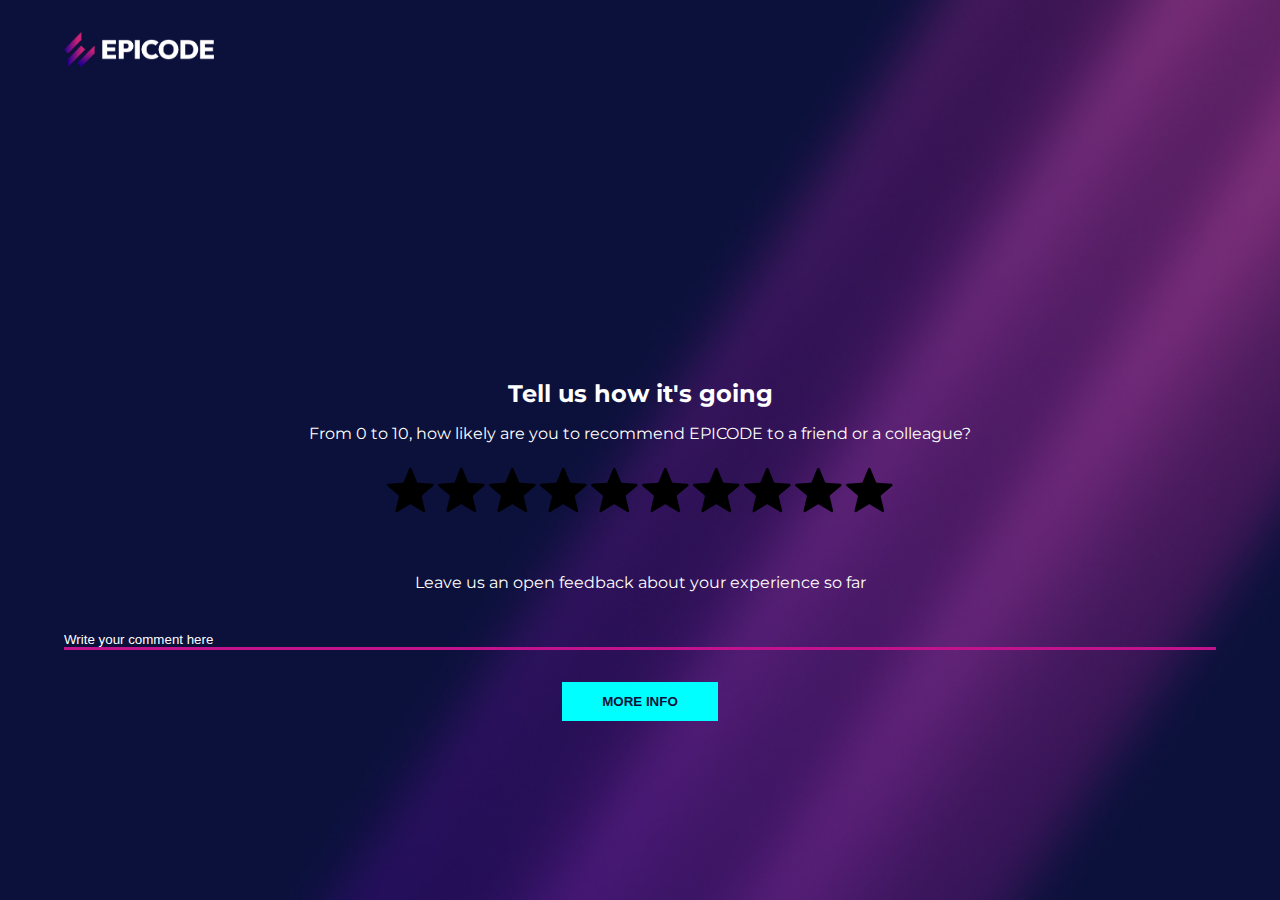
<file: review.html>
<!DOCTYPE html>
<html lang="en">

<head>
    <meta charset="UTF-8">
    <meta http-equiv="X-UA-Compatible" content="IE=edge">
    <meta name="viewport" content="width=device-width, initial-scale=1.0">
    <!-- CSS -->
    <link rel="stylesheet" href="css/style.css">
    <!-- FONT -->
    <link rel="preconnect" href="https://fonts.googleapis.com">
    <link rel="preconnect" href="https://fonts.gstatic.com" crossorigin>
    <link href="https://fonts.googleapis.com/css2?family=Montserrat&display=swap" rel="stylesheet">
    <title>Welcome to your exam</title>
</head>

<body>
    <div class="container">
        <div id="logo">
            <img src="img/epicode_logo.png" alt="Logo Epicode" width="150">
        </div>
        <div id="sezione-review">

            <!-- Inserisci nel paragrafo qui sotto il testo principale Tell us ecc ecc -->
            <p id="testo-review" class="center sotto-titolo">Tell us how it's going</p>
            <!-- Qui metti il testo sotto il testo-review "From 0 to 10" -->
            <p class="center">From 0 to 10, how likely are you to recommend EPICODE to a friend or a colleague?</p>

            <div class="valutazione-img">
                <!-- Qui dentro inserisci l'immagine delle stelline -->
                <!-- Per il momento inserisci 10 tag img -->
                <!--<img src="img/star.svg" alt="stella" width="40">
                <img src="img/star.svg" alt="stella" width="40">
                <img src="img/star.svg" alt="stella" width="40">
                <img src="img/star.svg" alt="stella" width="40">
                <img src="img/star.svg" alt="stella" width="40">
                <img src="img/star.svg" alt="stella" width="40">
                <img src="img/star.svg" alt="stella" width="40">
                <img src="img/star.svg" alt="stella" width="40">
                <img src="img/star.svg" alt="stella" width="40">
                <img src="img/star.svg" alt="stella" width="40">-->
                <svg class="svg-star" width="47" height="46" viewBox="0 0 47 46" fill="none" xmlns="http://www.w3.org/2000/svg">
                    <path d="M22.2044 1.55551C22.6143 0.569963 24.0104 0.569964 24.4203 1.55552L29.9874 14.9402C30.1602 15.3557 30.5509 15.6396 30.9994 15.6756L45.4494 16.834C46.5134 16.9193 46.9448 18.2471 46.1341 18.9415L35.1248 28.3722C34.7831 28.6649 34.6338 29.1242 34.7382 29.5619L38.1018 43.6626C38.3494 44.7009 37.2199 45.5215 36.309 44.9651L23.9379 37.4089C23.5538 37.1743 23.0709 37.1743 22.6868 37.4089L10.3157 44.9651C9.40478 45.5215 8.27528 44.7009 8.52295 43.6626L11.8865 29.5619C11.9909 29.1242 11.8416 28.6649 11.4999 28.3722L0.490575 18.9415C-0.320069 18.2471 0.111362 16.9193 1.17535 16.834L15.6253 15.6756C16.0738 15.6396 16.4645 15.3557 16.6374 14.9402L22.2044 1.55551Z" fill="#000"/>
                </svg>
                <svg class="svg-star" width="47" height="46" viewBox="0 0 47 46" fill="none" xmlns="http://www.w3.org/2000/svg">
                    <path d="M22.2044 1.55551C22.6143 0.569963 24.0104 0.569964 24.4203 1.55552L29.9874 14.9402C30.1602 15.3557 30.5509 15.6396 30.9994 15.6756L45.4494 16.834C46.5134 16.9193 46.9448 18.2471 46.1341 18.9415L35.1248 28.3722C34.7831 28.6649 34.6338 29.1242 34.7382 29.5619L38.1018 43.6626C38.3494 44.7009 37.2199 45.5215 36.309 44.9651L23.9379 37.4089C23.5538 37.1743 23.0709 37.1743 22.6868 37.4089L10.3157 44.9651C9.40478 45.5215 8.27528 44.7009 8.52295 43.6626L11.8865 29.5619C11.9909 29.1242 11.8416 28.6649 11.4999 28.3722L0.490575 18.9415C-0.320069 18.2471 0.111362 16.9193 1.17535 16.834L15.6253 15.6756C16.0738 15.6396 16.4645 15.3557 16.6374 14.9402L22.2044 1.55551Z" fill="#000"/>
                </svg>
                <svg class="svg-star" width="47" height="46" viewBox="0 0 47 46" fill="none" xmlns="http://www.w3.org/2000/svg">
                    <path d="M22.2044 1.55551C22.6143 0.569963 24.0104 0.569964 24.4203 1.55552L29.9874 14.9402C30.1602 15.3557 30.5509 15.6396 30.9994 15.6756L45.4494 16.834C46.5134 16.9193 46.9448 18.2471 46.1341 18.9415L35.1248 28.3722C34.7831 28.6649 34.6338 29.1242 34.7382 29.5619L38.1018 43.6626C38.3494 44.7009 37.2199 45.5215 36.309 44.9651L23.9379 37.4089C23.5538 37.1743 23.0709 37.1743 22.6868 37.4089L10.3157 44.9651C9.40478 45.5215 8.27528 44.7009 8.52295 43.6626L11.8865 29.5619C11.9909 29.1242 11.8416 28.6649 11.4999 28.3722L0.490575 18.9415C-0.320069 18.2471 0.111362 16.9193 1.17535 16.834L15.6253 15.6756C16.0738 15.6396 16.4645 15.3557 16.6374 14.9402L22.2044 1.55551Z" fill="#000"/>
                </svg>
                <svg class="svg-star" width="47" height="46" viewBox="0 0 47 46" fill="none" xmlns="http://www.w3.org/2000/svg">
                    <path d="M22.2044 1.55551C22.6143 0.569963 24.0104 0.569964 24.4203 1.55552L29.9874 14.9402C30.1602 15.3557 30.5509 15.6396 30.9994 15.6756L45.4494 16.834C46.5134 16.9193 46.9448 18.2471 46.1341 18.9415L35.1248 28.3722C34.7831 28.6649 34.6338 29.1242 34.7382 29.5619L38.1018 43.6626C38.3494 44.7009 37.2199 45.5215 36.309 44.9651L23.9379 37.4089C23.5538 37.1743 23.0709 37.1743 22.6868 37.4089L10.3157 44.9651C9.40478 45.5215 8.27528 44.7009 8.52295 43.6626L11.8865 29.5619C11.9909 29.1242 11.8416 28.6649 11.4999 28.3722L0.490575 18.9415C-0.320069 18.2471 0.111362 16.9193 1.17535 16.834L15.6253 15.6756C16.0738 15.6396 16.4645 15.3557 16.6374 14.9402L22.2044 1.55551Z" fill="#000"/>
                </svg>
                <svg class="svg-star" width="47" height="46" viewBox="0 0 47 46" fill="none" xmlns="http://www.w3.org/2000/svg">
                    <path d="M22.2044 1.55551C22.6143 0.569963 24.0104 0.569964 24.4203 1.55552L29.9874 14.9402C30.1602 15.3557 30.5509 15.6396 30.9994 15.6756L45.4494 16.834C46.5134 16.9193 46.9448 18.2471 46.1341 18.9415L35.1248 28.3722C34.7831 28.6649 34.6338 29.1242 34.7382 29.5619L38.1018 43.6626C38.3494 44.7009 37.2199 45.5215 36.309 44.9651L23.9379 37.4089C23.5538 37.1743 23.0709 37.1743 22.6868 37.4089L10.3157 44.9651C9.40478 45.5215 8.27528 44.7009 8.52295 43.6626L11.8865 29.5619C11.9909 29.1242 11.8416 28.6649 11.4999 28.3722L0.490575 18.9415C-0.320069 18.2471 0.111362 16.9193 1.17535 16.834L15.6253 15.6756C16.0738 15.6396 16.4645 15.3557 16.6374 14.9402L22.2044 1.55551Z" fill="#000"/>
                </svg>
                <svg class="svg-star" width="47" height="46" viewBox="0 0 47 46" fill="none" xmlns="http://www.w3.org/2000/svg">
                    <path d="M22.2044 1.55551C22.6143 0.569963 24.0104 0.569964 24.4203 1.55552L29.9874 14.9402C30.1602 15.3557 30.5509 15.6396 30.9994 15.6756L45.4494 16.834C46.5134 16.9193 46.9448 18.2471 46.1341 18.9415L35.1248 28.3722C34.7831 28.6649 34.6338 29.1242 34.7382 29.5619L38.1018 43.6626C38.3494 44.7009 37.2199 45.5215 36.309 44.9651L23.9379 37.4089C23.5538 37.1743 23.0709 37.1743 22.6868 37.4089L10.3157 44.9651C9.40478 45.5215 8.27528 44.7009 8.52295 43.6626L11.8865 29.5619C11.9909 29.1242 11.8416 28.6649 11.4999 28.3722L0.490575 18.9415C-0.320069 18.2471 0.111362 16.9193 1.17535 16.834L15.6253 15.6756C16.0738 15.6396 16.4645 15.3557 16.6374 14.9402L22.2044 1.55551Z" fill="#000"/>
                </svg>
                <svg class="svg-star" width="47" height="46" viewBox="0 0 47 46" fill="none" xmlns="http://www.w3.org/2000/svg">
                    <path d="M22.2044 1.55551C22.6143 0.569963 24.0104 0.569964 24.4203 1.55552L29.9874 14.9402C30.1602 15.3557 30.5509 15.6396 30.9994 15.6756L45.4494 16.834C46.5134 16.9193 46.9448 18.2471 46.1341 18.9415L35.1248 28.3722C34.7831 28.6649 34.6338 29.1242 34.7382 29.5619L38.1018 43.6626C38.3494 44.7009 37.2199 45.5215 36.309 44.9651L23.9379 37.4089C23.5538 37.1743 23.0709 37.1743 22.6868 37.4089L10.3157 44.9651C9.40478 45.5215 8.27528 44.7009 8.52295 43.6626L11.8865 29.5619C11.9909 29.1242 11.8416 28.6649 11.4999 28.3722L0.490575 18.9415C-0.320069 18.2471 0.111362 16.9193 1.17535 16.834L15.6253 15.6756C16.0738 15.6396 16.4645 15.3557 16.6374 14.9402L22.2044 1.55551Z" fill="#000"/>
                </svg>
                <svg class="svg-star" width="47" height="46" viewBox="0 0 47 46" fill="none" xmlns="http://www.w3.org/2000/svg">
                    <path d="M22.2044 1.55551C22.6143 0.569963 24.0104 0.569964 24.4203 1.55552L29.9874 14.9402C30.1602 15.3557 30.5509 15.6396 30.9994 15.6756L45.4494 16.834C46.5134 16.9193 46.9448 18.2471 46.1341 18.9415L35.1248 28.3722C34.7831 28.6649 34.6338 29.1242 34.7382 29.5619L38.1018 43.6626C38.3494 44.7009 37.2199 45.5215 36.309 44.9651L23.9379 37.4089C23.5538 37.1743 23.0709 37.1743 22.6868 37.4089L10.3157 44.9651C9.40478 45.5215 8.27528 44.7009 8.52295 43.6626L11.8865 29.5619C11.9909 29.1242 11.8416 28.6649 11.4999 28.3722L0.490575 18.9415C-0.320069 18.2471 0.111362 16.9193 1.17535 16.834L15.6253 15.6756C16.0738 15.6396 16.4645 15.3557 16.6374 14.9402L22.2044 1.55551Z" fill="#000"/>
                </svg>
                <svg class="svg-star" width="47" height="46" viewBox="0 0 47 46" fill="none" xmlns="http://www.w3.org/2000/svg">
                    <path d="M22.2044 1.55551C22.6143 0.569963 24.0104 0.569964 24.4203 1.55552L29.9874 14.9402C30.1602 15.3557 30.5509 15.6396 30.9994 15.6756L45.4494 16.834C46.5134 16.9193 46.9448 18.2471 46.1341 18.9415L35.1248 28.3722C34.7831 28.6649 34.6338 29.1242 34.7382 29.5619L38.1018 43.6626C38.3494 44.7009 37.2199 45.5215 36.309 44.9651L23.9379 37.4089C23.5538 37.1743 23.0709 37.1743 22.6868 37.4089L10.3157 44.9651C9.40478 45.5215 8.27528 44.7009 8.52295 43.6626L11.8865 29.5619C11.9909 29.1242 11.8416 28.6649 11.4999 28.3722L0.490575 18.9415C-0.320069 18.2471 0.111362 16.9193 1.17535 16.834L15.6253 15.6756C16.0738 15.6396 16.4645 15.3557 16.6374 14.9402L22.2044 1.55551Z" fill="#000"/>
                </svg>
                <svg class="svg-star" width="47" height="46" viewBox="0 0 47 46" fill="none" xmlns="http://www.w3.org/2000/svg">
                    <path d="M22.2044 1.55551C22.6143 0.569963 24.0104 0.569964 24.4203 1.55552L29.9874 14.9402C30.1602 15.3557 30.5509 15.6396 30.9994 15.6756L45.4494 16.834C46.5134 16.9193 46.9448 18.2471 46.1341 18.9415L35.1248 28.3722C34.7831 28.6649 34.6338 29.1242 34.7382 29.5619L38.1018 43.6626C38.3494 44.7009 37.2199 45.5215 36.309 44.9651L23.9379 37.4089C23.5538 37.1743 23.0709 37.1743 22.6868 37.4089L10.3157 44.9651C9.40478 45.5215 8.27528 44.7009 8.52295 43.6626L11.8865 29.5619C11.9909 29.1242 11.8416 28.6649 11.4999 28.3722L0.490575 18.9415C-0.320069 18.2471 0.111362 16.9193 1.17535 16.834L15.6253 15.6756C16.0738 15.6396 16.4645 15.3557 16.6374 14.9402L22.2044 1.55551Z" fill="#000"/>
                </svg>
            </div>

            <div id="feedback">

                <!-- Qui mi metti il testo sotto le stelline quello con "Leave us an open feedback" -->
                <p>Leave us an open feedback about your experience so far</p>

                <!-- Qui mi metti l'input -->
                <input type="text" value="Write your comment here"></input>

                <!-- Button -->
                <button id="infoButton" onclick="bottoneAbilitato()">MORE INFO</button>
                <!-- Aggiunto commento inutile -->
            </div>

        </div>
    </div>
    <script src="js/review.js"></script>
</body>

</html>
</file>
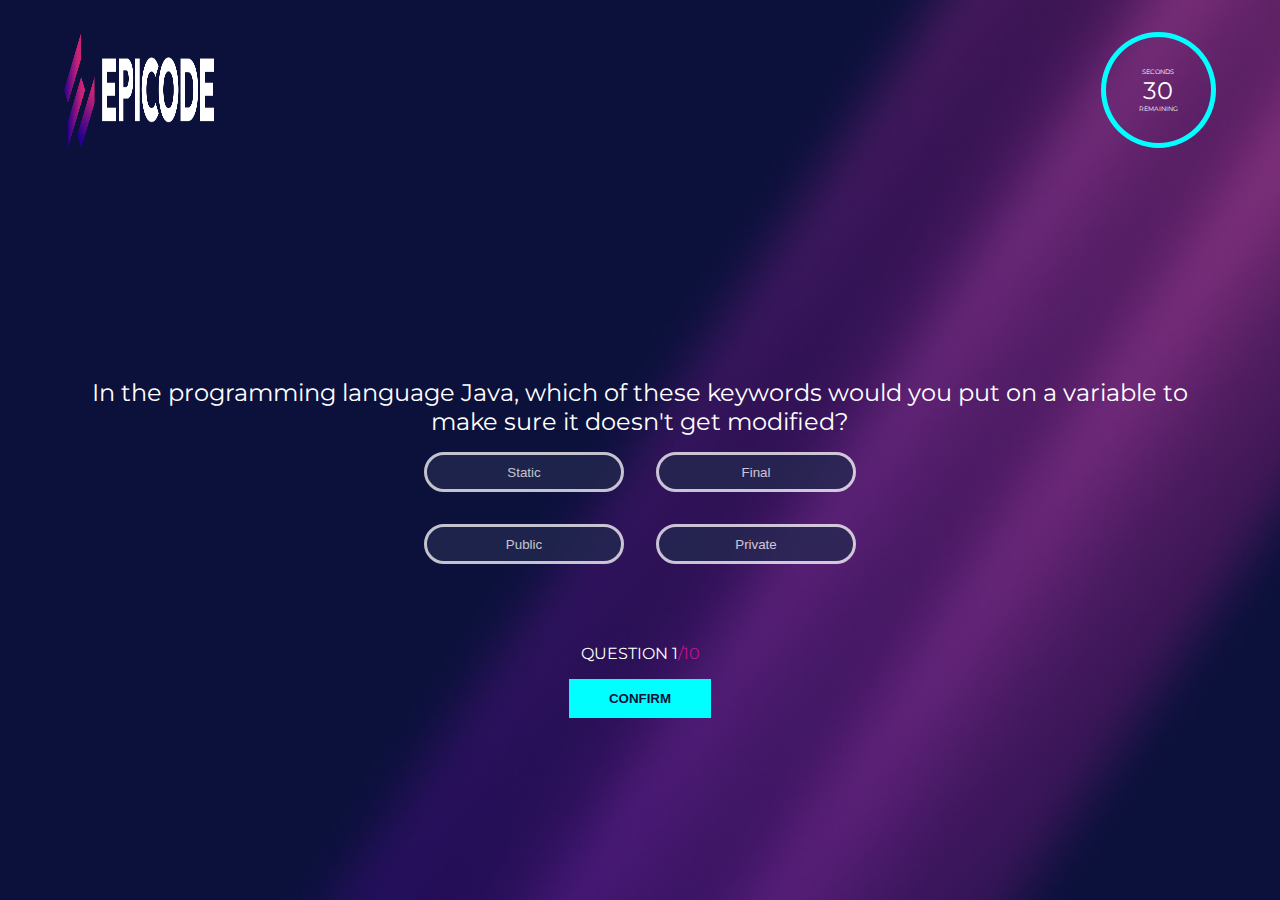
<file: test.html>
<!DOCTYPE html>
<html lang="en">

<head>
    <meta charset="UTF-8">
    <meta http-equiv="X-UA-Compatible" content="IE=edge">
    <meta name="viewport" content="width=device-width, initial-scale=1.0">
    <!-- CSS -->
    <link rel="stylesheet" href="css/style.css">
    <!-- FONT -->
    <link rel="preconnect" href="https://fonts.googleapis.com">
    <link rel="preconnect" href="https://fonts.gstatic.com" crossorigin>
    <link href="https://fonts.googleapis.com/css2?family=Montserrat&display=swap" rel="stylesheet">
    <title>Welcome to your exam</title>
</head>

<body>
    <div class="container">
        <div id="logo-quiz">
            <img src="img/epicode_logo.png" alt="Logo Epicode" width="150">
            <div id="timer">
                <p class="testo-secondi">SECONDS</p>
                <p id="timer-sec"></p>
                <p class="testo-secondi">REMAINING</p>
            </div>
        </div>
        <div id="sezione-quiz">
            <div id="quiz">
                <p id="domanda" class="center">Lorem ipsum dolor sit amet quae, hic?</p>
            </div>
            <div id="footer">
                <div id="input">
                    <p id="nDomanda">Numero domanda</p>
                </div>
                <div id="footer-button">
                    <button id="conferma-btn" onclick="confermaRisposta()">CONFIRM</button>
                </div>
            </div>
        </div>
    </div>
    <script src="js/test.js"></script>
</body>

</html>
</file>
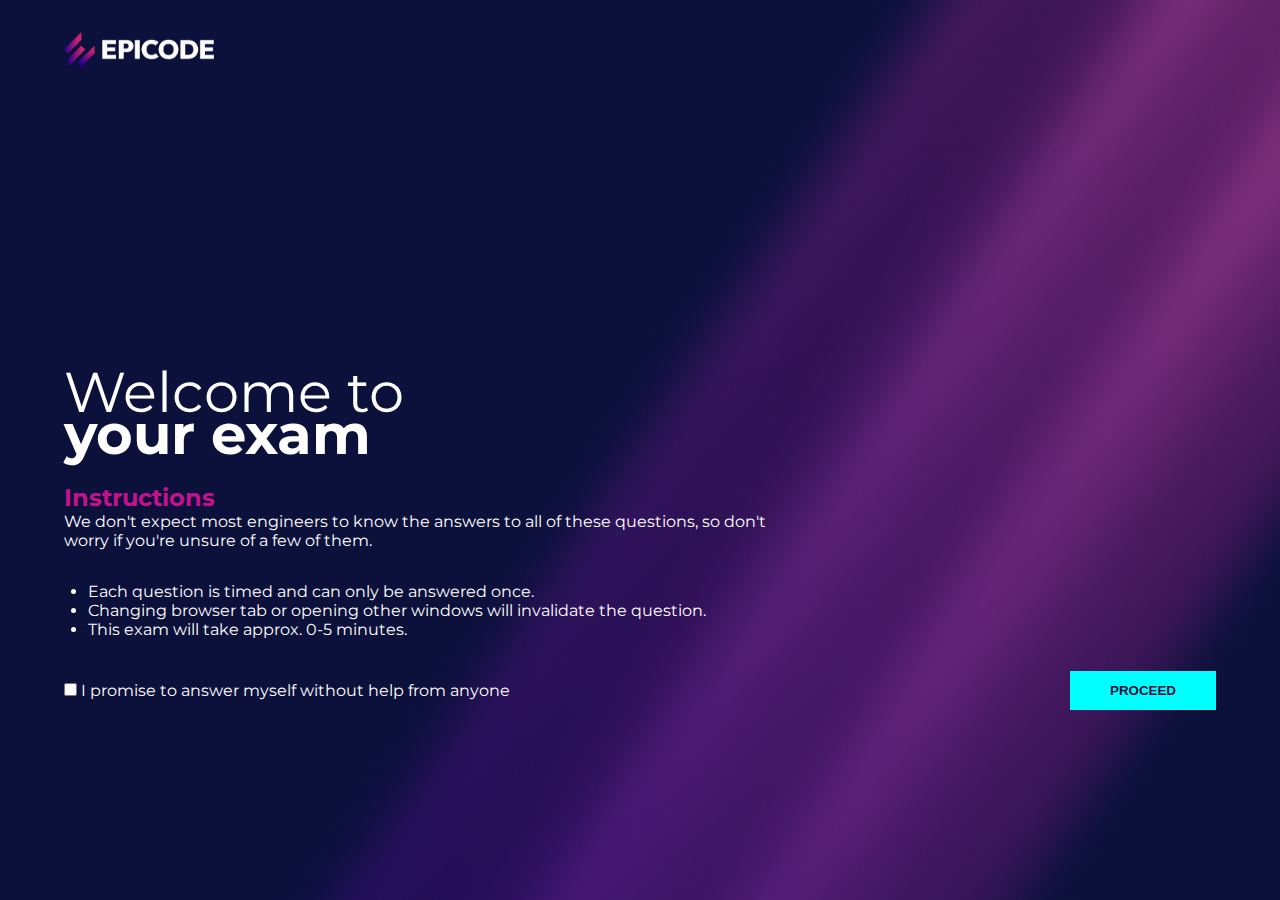
<file: welcome_page.html>
<!DOCTYPE html>
<html lang="en">
<head>
  <meta charset="UTF-8">
  <meta http-equiv="X-UA-Compatible" content="IE=edge">
  <meta name="viewport" content="width=device-width, initial-scale=1.0">
  <!-- CSS -->
  <link rel="stylesheet" href="css/style.css">
  <!-- FONT -->
  <link rel="preconnect" href="https://fonts.googleapis.com">
  <link rel="preconnect" href="https://fonts.gstatic.com" crossorigin>
  <link href="https://fonts.googleapis.com/css2?family=Montserrat&display=swap" rel="stylesheet">
  <title>Welcome to your exam</title>
</head>
<body>
  <div class="container">
    <div id="logo">
      <img src="img/epicode_logo.png" alt="Logo Epicode" width="150">
    </div>
    <div id="sezione-principale">
      <p id="intestazione">Welcome to <span>your exam</span></p>
      <p class="sotto-titolo colore-viola">Instructions</p>
      <p class="testo">We don't expect most engineers to know the answers to all of these questions, so don't worry if
        you're unsure of a few of them.</p>
      <ul>
        <li>Each question is timed and can only be answered once.</li>
        <li>Changing browser tab or opening other windows will invalidate the question.</li>
        <li>This exam will take approx. 0-5 minutes.</li>
      </ul>
      <div id="footer">
        <div id="input">
          <input type="checkbox" name="promise" id="promise">
          <label for="promise">I promise to answer myself without help from anyone</label>
        </div>
        <div id="footer-button">
          <button onclick="checkPromise()">PROCEED</button>
        </div>
      </div>
    </div>
  </div>
  <script src="js/welcome_page_script.js"></script>
</body>

</html>
</file>
<file: css/style.css>
*{
    margin:0;
    padding:0;
    box-sizing: border-box;
}
/* UTILTY */
body{
    color:#fff;
    font-family: 'Montserrat', sans-serif;
}
.colore-viola{
    color:#C2128D;
}
p#intestazione{
    font-size: 3.5rem;
}
p#domanda{
    font-size: 1.5rem;
    /*padding: 2rem;*/
}
p.sotto-titolo{
    font-size: 1.5rem;
    padding-top: 0.75rem;
    font-weight: bold;
}
div.container{
    background: url(../img/bg.jpg) no-repeat center center/cover;
}
div#logo{
    height: 20vh;
    padding: 2rem 4rem;
}
div#logo-quiz{
    height: 20vh;
    padding: 2rem 4rem;
    display: flex;
    justify-content: space-between;
}
.center{
    text-align:center;
}
div#footer button{
    background: #00FFFF;
    color: #0B113B;
    font-weight: bold;
    padding: 0.75rem 2.5rem;
    border: 0;
}
/* UTILTY */

/* SEZIONE PRINCIPALE */
div#sezione-principale{
    height:80vh;
    padding: 0 4rem;
    
    display: flex;
    flex-direction: column;
    justify-content: center;
}
div#sezione-principale p#intestazione{
    width: 40%;
    margin-bottom: 1rem;
    line-height: 75%;
}
div#sezione-principale p#intestazione span{
    font-weight: bold;
}
div#sezione-principale p.testo{
    width: 65%;
}
div#sezione-principale ul{
    margin: 2rem 1.5rem;
}
div#sezione-principale div#footer{
    display: flex;
    align-items: center;
}
div#sezione-principale div#footer div#input{
    flex:1;
}
/* SEZIONE PRINCIPALE */

/* SEZIONE QUIZ */
div#logo-quiz div#timer{
    padding: 2rem;
    background-color: transparent;
    border: 5px solid #00FFFF;
    width: 10%;
    border-radius: 50%;
    display: flex;
    justify-content: center;
    align-items: center;
    flex-direction: column;
}
div#logo-quiz div#timer p.testo-secondi{
    font-size:0.4rem;
}
div#logo-quiz div#timer p#timer-sec{
    font-size:1.5rem;
}
div#sezione-quiz{
    height:80vh;
    padding: 0 4rem;

    display: flex;
    flex-direction: column;
    justify-content: center;
}
div#sezione-quiz div#quiz{
    display: flex;
    flex-direction: column;
    align-items: center;
}
div#sezione-quiz div#quiz div.risposte-quiz button{
    /*padding: 1rem 4rem;*/
    margin: 1rem;
    color: #fff;
    background: #23294F;
    border: 3px solid #fff;
    border-radius: 50px;
    opacity: 0.75;

    width: 200px;
    height: 40px;
}
div#sezione-quiz div#quiz div.risposte-quiz button:hover{
    background: #C2128D;
    animation-duration: 5s;
}
div#sezione-quiz div#quiz div.risposte-quiz button#selected{
    background: #C2128D;
}
div#sezione-quiz p.center{
    padding-top:2rem;
    padding-bottom:2rem;
}
div#sezione-quiz div#footer div#input p#nDomanda span{
    color:#C2128D;
}
div#sezione-quiz div#footer{
    display: flex;
    align-items: center;
    flex-direction: column;
}
div#sezione-quiz div#footer div#input{
    flex:1;
    margin-top: 2rem;
}
div#sezione-quiz div#footer div#footer-button{
    flex:1;
    margin: 1rem;
}
/* SEZIONE QUIZ */

/* SEZIONE RISULTATO */
div#sezione-result{
    height:80vh;
    padding: 0 4rem;

    display: flex;
    flex-direction: column;
    justify-content: center;
}

div#sezione-result div#result{
    display: flex;
    justify-content: center;
    align-items: center;

    padding: 2rem 0;
}

div#sezione-result div#result div.risultato{
    /*padding: 4rem;*/
    margin: 0 4rem;
}
/*div#sezione-result div#div-esito{
    border: 3px solid white;
    border-radius: 50%;
    background: #00FFFF;

    padding:6rem;
}

div#sezione-result div#div-esito p {
    font-size: 0.75rem;
}*/

div#sezione-result button{
    margin-bottom: 1rem;
    color: #fff;
    background: transparent;
    width: 25%;
    border: 2px solid white;
    padding: 0.75rem;
}

/* SEZIONE RISULTATO */

/* SEZIONE REVIEW */

div#sezione-review{
    height:80vh;
    padding: 0 4rem;
    
    display: flex;
    flex-direction: column;
    justify-content: center;

}

div#sezione-review p{
    margin:0.5rem 0;
}

div.valutazione-img{
    text-align-last: center;
    margin-top: 1rem;
    margin-bottom: 3rem;
}
div.valutazione-img img{
    margin: 0.3rem;
}

div#sezione-review div#feedback{
    display: flex;
    flex-direction: column;
    justify-content: center;
    align-items: center;
}

div#sezione-review div#feedback input{
    border: 0;
    background: transparent;
    border-bottom: 3px solid #C2128D;
    width: 100%;
    color: #fff;
    margin: 2rem 0;
}
div#sezione-review div#feedback button{
    background: #00FFFF;
    color: #0B113B;
    font-weight: bold;
    padding: 0.75rem 2.5rem;
    border: 0;
}

/* SEZIONE REVIEW */

#circle-bar-progress-value {
    position: absolute;
    top: 55%;
    left: 0;
    width: 100%;
    text-align: center;
    transform: translateY(-50%);
    font-size: 100%;
    font-weight: bold;
  }
  .coloreBlu {
    color:#00FFFF;
  }
  .paragrafi-small{
    font-size:0.5rem;
  }
  .star.color{
    fill: #00FFFF;
  }
</file>
